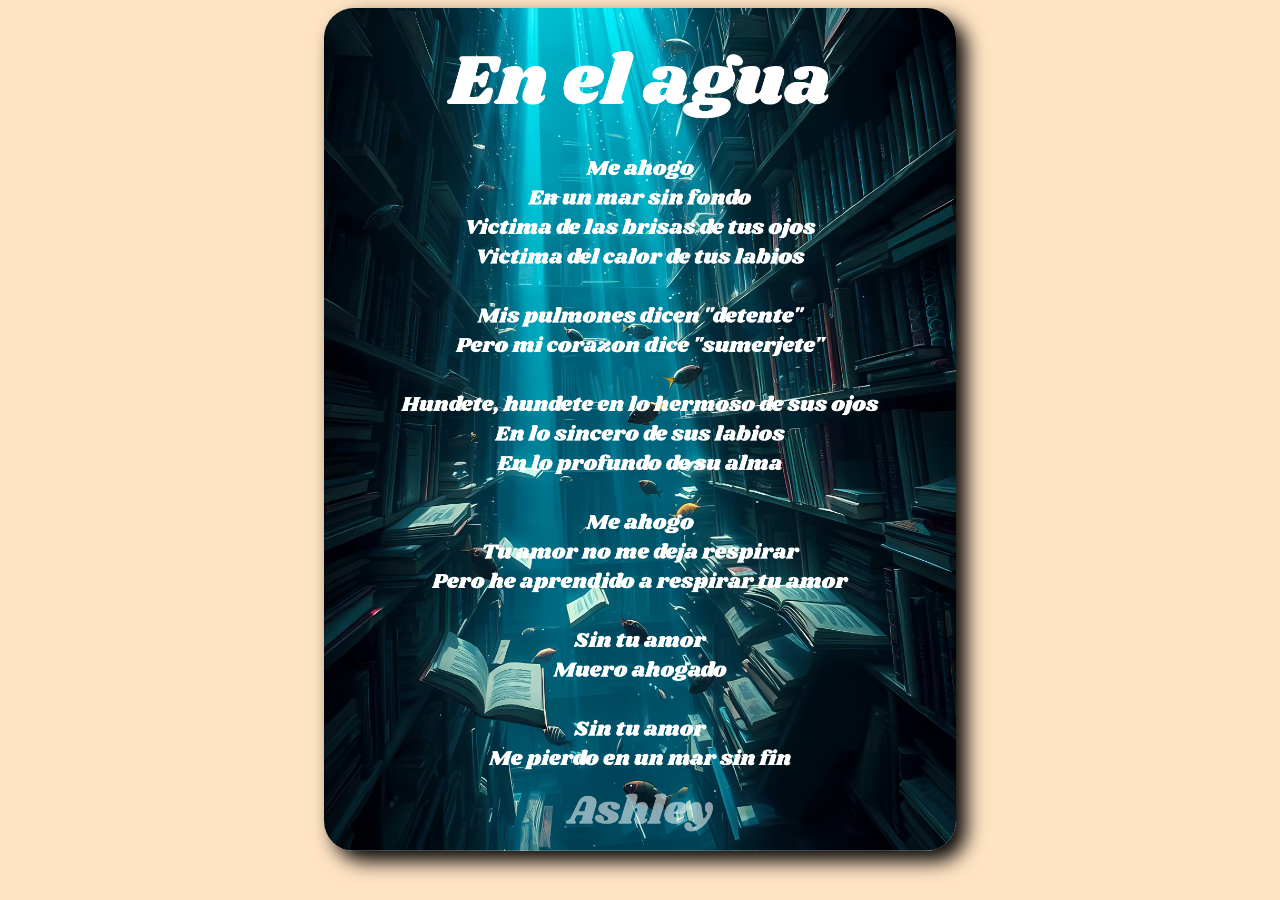
<file: ahogado.html>
<!DOCTYPE html>
<html lang="en">
<head>
    <meta charset="UTF-8">
    <meta name="viewport" content="width=device-width, initial-scale=1.0">
    <title>En el agua</title>
    <link rel="icon" href="heart.gif">
    <link rel="stylesheet" href="stylesp.css">
</head>
<body>
    <div class="poem">
        <img 
        class="image" 
            src="ahogado.jpg" alt="en el agua"
        />
    </div>
</body>
</html>
</file>
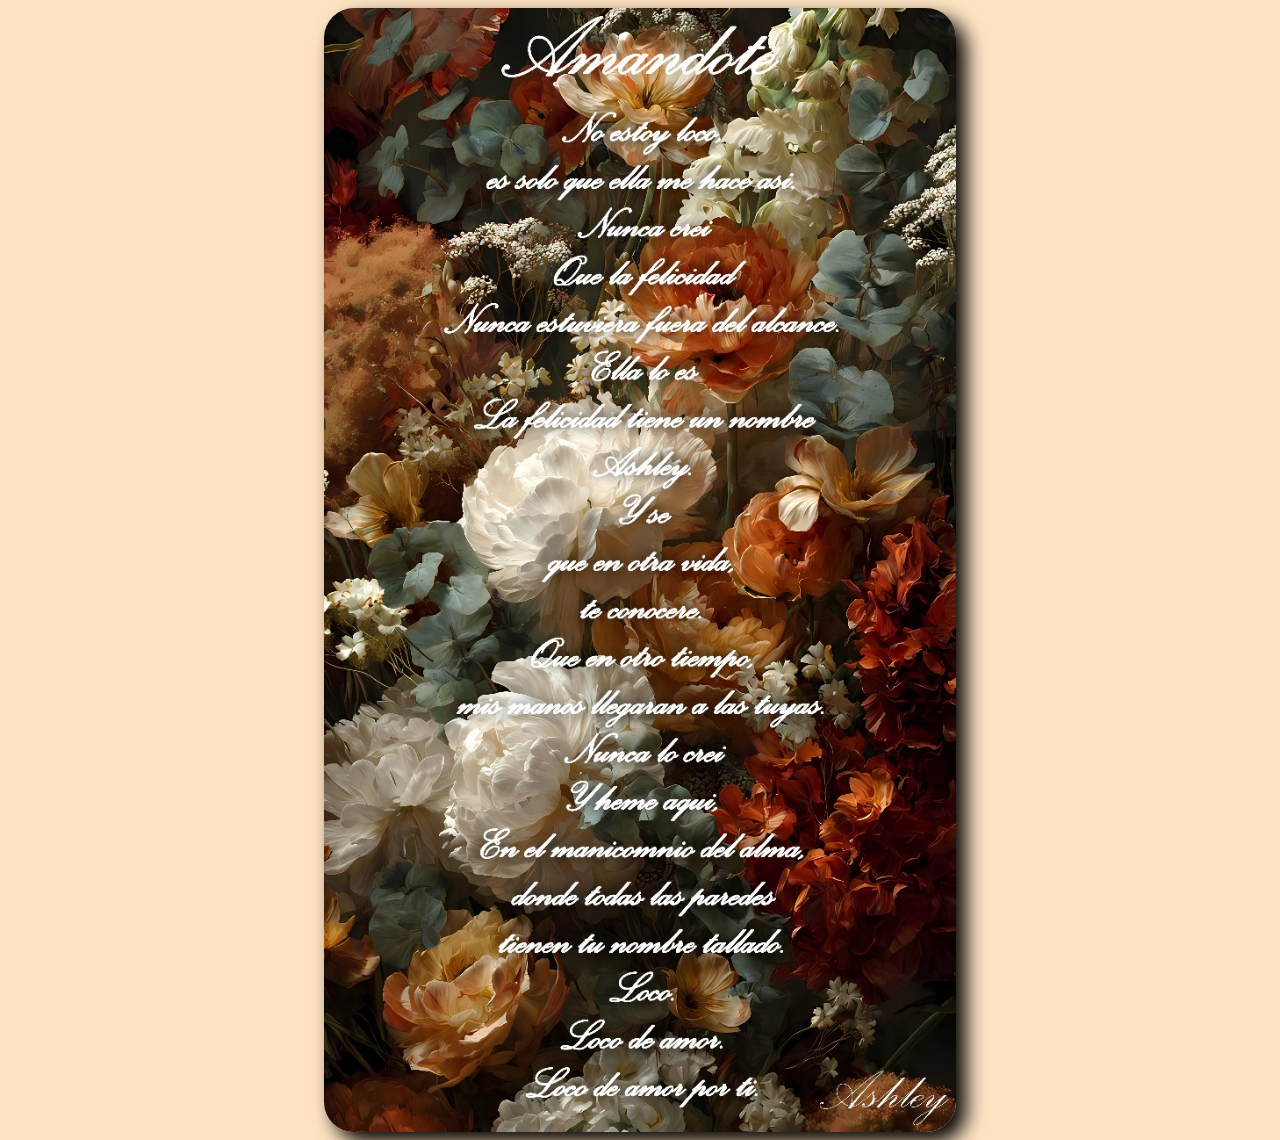
<file: amandote.html>
<!DOCTYPE html>
<html lang="en">
<head>
    <meta charset="UTF-8">
    <meta name="viewport" content="width=device-width, initial-scale=1.0">
    <title>Amandote</title>
    <link rel="icon" href="heart.gif">
    <link rel="stylesheet" href="stylesp.css">
</head>
<body>
    <div class="poem">
        <img 
        class="image" 
            src="amandote.jpeg" alt="amandote"
        />
    </div>
</body>
</html>
</file>
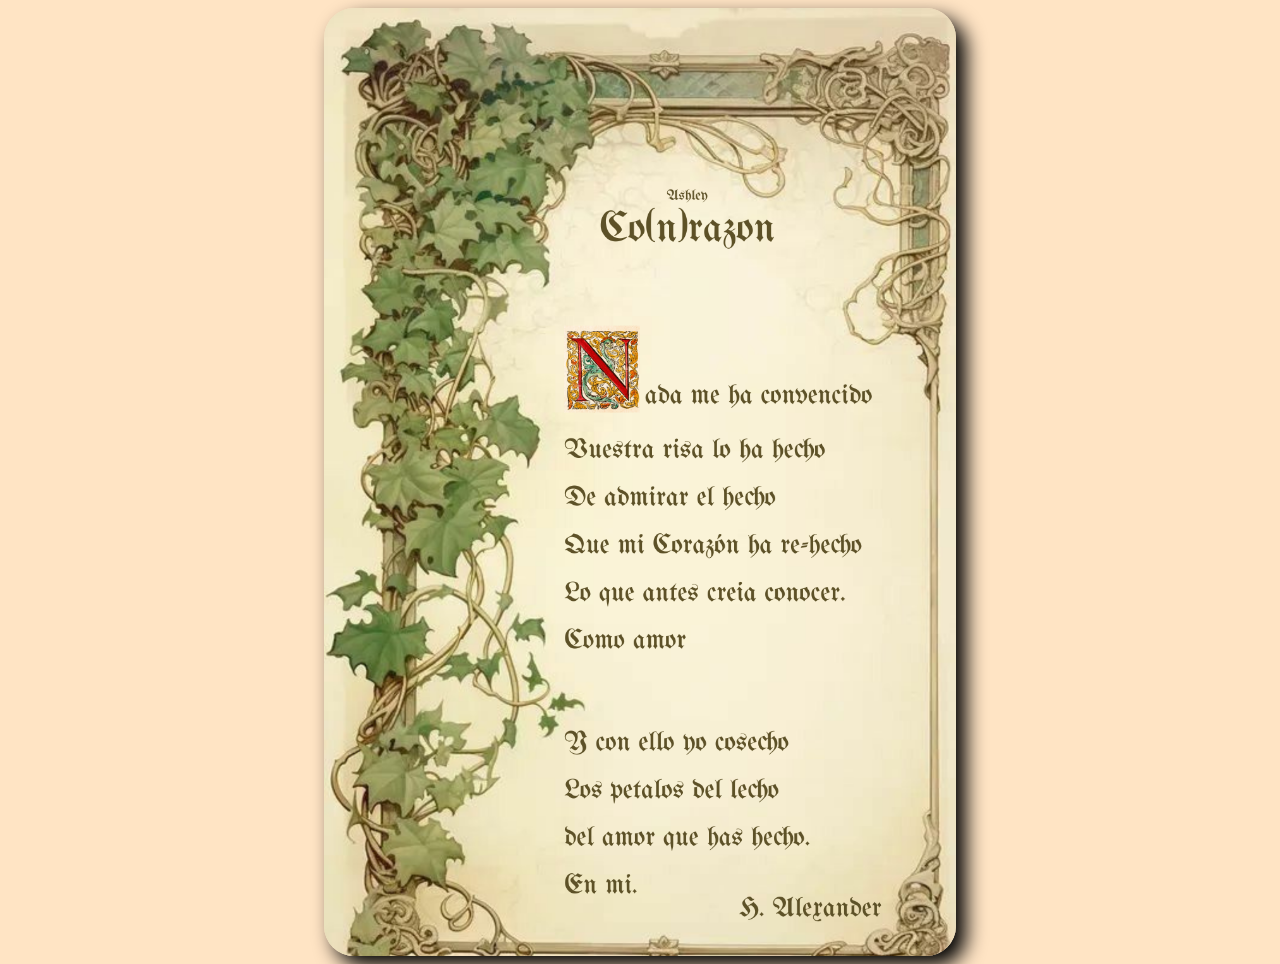
<file: conrazon.html>
<!DOCTYPE html>
<html lang="en">
<head>
    <meta charset="UTF-8">
    <meta name="viewport" content="width=device-width, initial-scale=1.0">
    <title>Co(n)Razon</title>
    <link rel="icon" href="heart.gif">
    <link rel="stylesheet" href="stylesp.css">
</head>
<body>
    <div class="poem">
        <img 
        class="image" 
            src="conrazon.png" alt="conrazon"
        />
    </div>
</body>
</html>
</file>
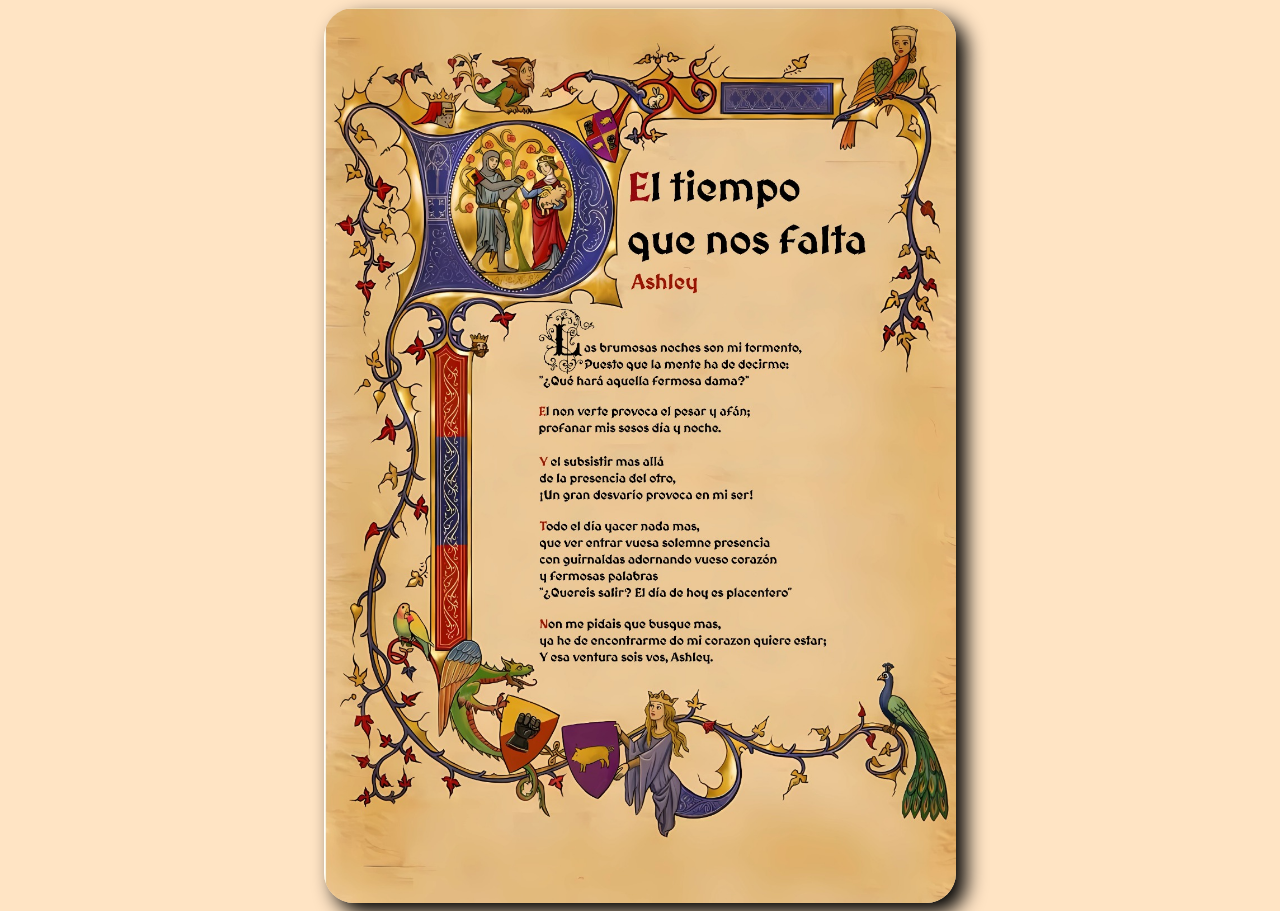
<file: falta.html>
<!DOCTYPE html>
<html lang="en">
<head>
    <meta charset="UTF-8">
    <meta name="viewport" content="width=device-width, initial-scale=1.0">
    <title>El tiempo que nos falta</title>
    <link rel="icon" href="heart.gif">
    <link rel="stylesheet" href="stylesp.css">
</head>
<body>
    <div class="poem">
        <img 
        class="image" 
            src="falta.jpeg" alt="falta"
        />
    </div>
</body>
</html>
</file>
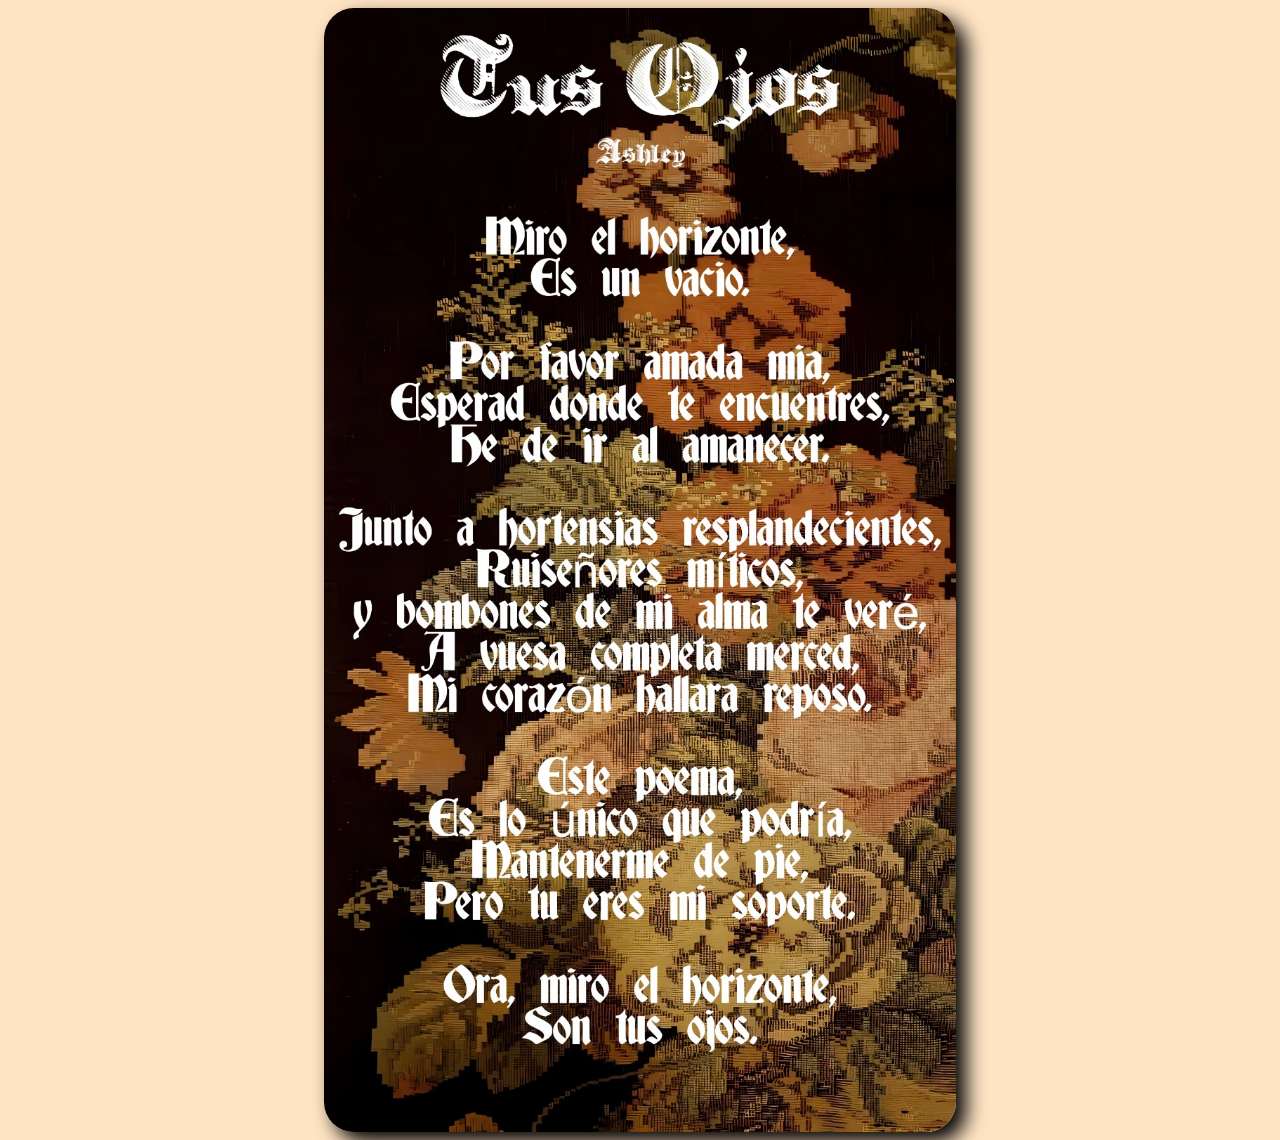
<file: ojos.html>
<!DOCTYPE html>
<html lang="en">
<head>
    <meta charset="UTF-8">
    <meta name="viewport" content="width=device-width, initial-scale=1.0">
    <title>Tus ojos</title>
    <link rel="icon" href="heart.gif">
    <link rel="stylesheet" href="stylesp.css">
</head>
<body>
    <div class="poem">
        <img 
        class="image" 
            src="ojos.jpeg" alt="ojos"
        />
    </div>
</body>
</html>
</file>
<file: stylesp.css>
body {
    background-color: bisque;
}

.poem {
    display: flex;
    width: 100%;
    height: 100%;
    justify-content: center;
    align-items: center;
}

.image {
    border-radius: 30px;
    height: 50%;
    width: 50%;
    box-shadow: 10px 10px 20px black;
}
</file>
